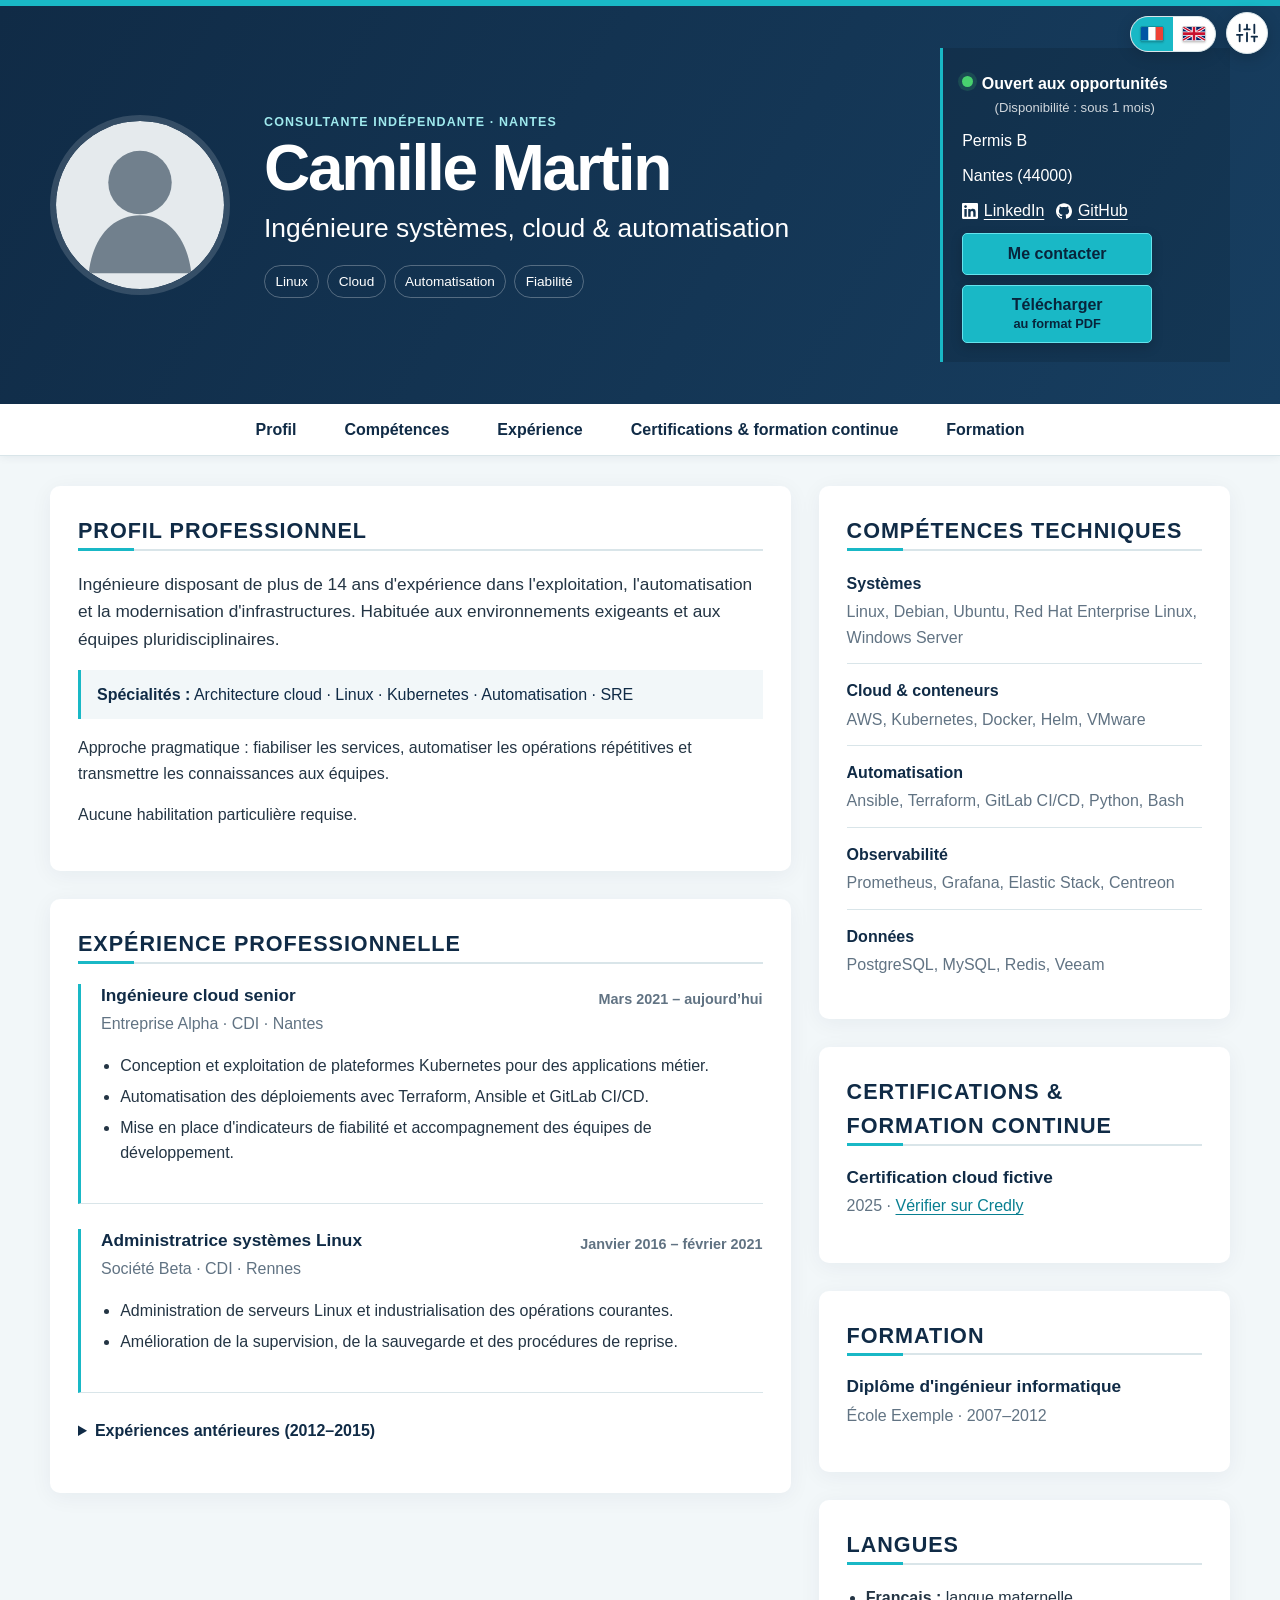
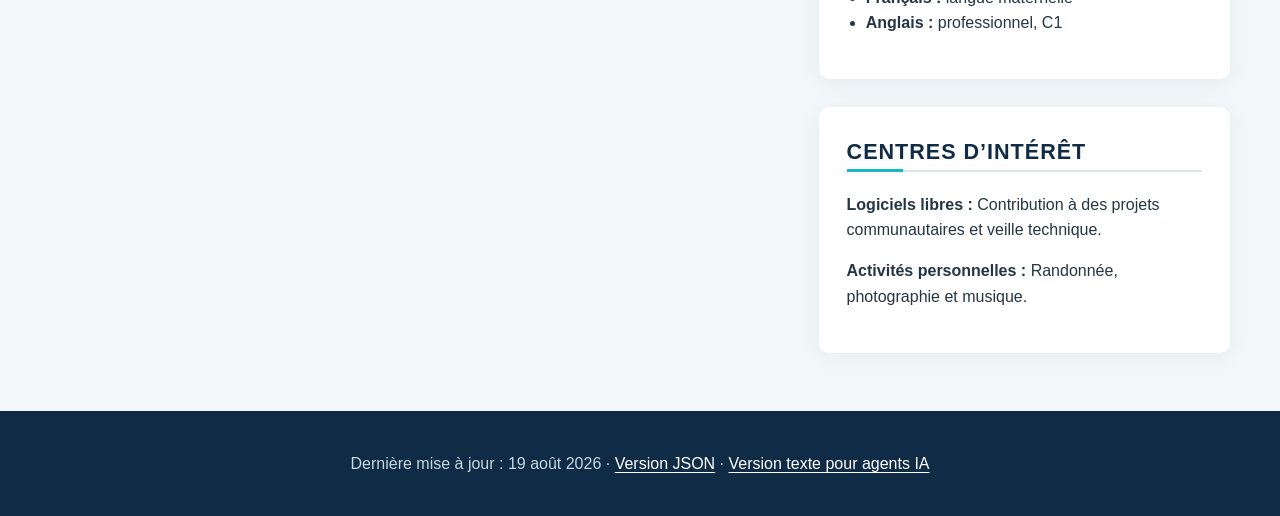
<file: index.html>
<!doctype html>
<html lang="fr" data-theme="blue">
<head>
  <!-- GENERATED:HEAD:START -->
  <meta charset="utf-8">
  <meta name="viewport" content="width=device-width, initial-scale=1">
  <title>Camille Martin — Ingénieure systèmes, cloud &amp; automatisation</title>
  <meta name="description" content="CV de Camille Martin, spécialiste des systèmes et du cloud avec plus de 14 ans d&#x27;expérience.">
  <meta name="robots" content="index,follow,max-image-preview:large">
  <script>
    try {
      const defaultColor = document.documentElement.dataset.theme;
      const savedColor = localStorage.getItem("cv-color");
      const color = /^(?:blue|green|red|purple|amber|grey)$/.test(savedColor) ? savedColor : defaultColor;
      const savedMode = localStorage.getItem("cv-mode");
      const dark = savedMode ? savedMode === "dark" : matchMedia("(prefers-color-scheme: dark)").matches;
      document.documentElement.dataset.theme = dark ? `dark_${color}` : color;
    } catch { /* Le thème par défaut reste actif si le stockage est indisponible. */ }
  </script>
  <link rel="canonical" href="https://cv.example.com/">
  <link rel="alternate" type="application/json" href="resume.json" title="JSON Resume">
  <link rel="alternate" hreflang="fr" href="https://cv.example.com/">
  <link rel="alternate" hreflang="en" href="https://cv.example.com/en/">
  <link rel="alternate" hreflang="x-default" href="https://cv.example.com/">
  <!--
    CSS critique intégré depuis styles-critical.css pendant la génération.
    Il met en forme immédiatement le premier écran sans attendre styles.css,
    qui est préchargé puis appliqué sans bloquer le rendu de la page.
  -->
  <style>
    :root,[data-theme="blue"] { --navy:#102b46; --navy-2:#173e60; --heading:#102b46; --cyan:#19b8c6; --accent-hover:#65e3ed; --link:#087f91; --button-ink:#08243b; --ink:#243544; --muted:#617383; --paper:#fff; --wash:#f2f7f9; --line:#d9e5e9; --radius:10px; }
    [data-theme="green"] { --navy:#123b32; --navy-2:#1c594a; --heading:#123b32; --cyan:#2db487; --accent-hover:#75d9b7; --link:#14785e; --button-ink:#092c24; --ink:#263b35; --muted:#5d756d; --wash:#f1f8f5; --line:#d5e7df; }
    [data-theme="red"] { --navy:#4b1822; --navy-2:#702735; --heading:#4b1822; --cyan:#dc5a6d; --accent-hover:#f08a9a; --link:#a52e44; --button-ink:#351017; --ink:#402b30; --muted:#7b6268; --wash:#faf3f5; --line:#ead7dc; }
    [data-theme="purple"] { --navy:#30234f; --navy-2:#4b3876; --heading:#30234f; --cyan:#9b7ade; --accent-hover:#c2acec; --link:#7254b3; --button-ink:#24183e; --ink:#393247; --muted:#70677f; --wash:#f6f3fa; --line:#e3daee; }
    [data-theme="amber"] { --navy:#49301c; --navy-2:#694829; --heading:#49301c; --cyan:#df963e; --accent-hover:#f2bd78; --link:#9a5e19; --button-ink:#35200e; --ink:#40362d; --muted:#75685c; --wash:#faf6f0; --line:#eadfce; }
    [data-theme="grey"] { --navy:#303840; --navy-2:#4b5660; --heading:#303840; --cyan:#71808d; --accent-hover:#aeb8c0; --link:#526776; --button-ink:#081018; --ink:#303840; --muted:#687681; --wash:#f3f5f6; --line:#dce1e4; }
    [data-theme="dark"],[data-theme="dark_blue"] { color-scheme:dark; --navy:#081522; --navy-2:#102d45; --heading:#a9e9f0; --cyan:#42c5d3; --accent-hover:#79dce5; --link:#72dbe5; --button-ink:#06131d; --ink:#edf4f8; --muted:#b6c7d2; --paper:#132330; --wash:#091721; --line:#385061; }
    [data-theme="dark_green"] { color-scheme:dark; --navy:#071b16; --navy-2:#123c30; --heading:#9ce8ca; --cyan:#42c695; --accent-hover:#7bdcb8; --link:#77dbb6; --button-ink:#061812; --ink:#edf7f3; --muted:#b4ccc3; --paper:#142820; --wash:#091a15; --line:#38594d; }
    [data-theme="dark_red"] { color-scheme:dark; --navy:#210b10; --navy-2:#4b1722; --heading:#ffc0ca; --cyan:#ef7084; --accent-hover:#f39aaa; --link:#ff9caf; --button-ink:#260a10; --ink:#faeef0; --muted:#d2b5bb; --paper:#2d171c; --wash:#1c0d11; --line:#653642; }
    [data-theme="dark_purple"] { color-scheme:dark; --navy:#160d27; --navy-2:#352457; --heading:#d4c0ff; --cyan:#a98ae8; --accent-hover:#c9b4f3; --link:#c3a9fa; --button-ink:#160c27; --ink:#f3effb; --muted:#c7bdd8; --paper:#241b35; --wash:#140e20; --line:#514467; }
    [data-theme="dark_amber"] { color-scheme:dark; --navy:#211508; --navy-2:#493019; --heading:#ffd29a; --cyan:#e8a04c; --accent-hover:#f4c07e; --link:#f5bd78; --button-ink:#251507; --ink:#f8f2e9; --muted:#d0c1ad; --paper:#2d2419; --wash:#1b140c; --line:#5e4b34; }
    [data-theme="dark_grey"] { color-scheme:dark; --navy:#111417; --navy-2:#2d343a; --heading:#e4e9ed; --cyan:#9ba9b4; --accent-hover:#c1cbd2; --link:#bdcbd5; --button-ink:#151a1e; --ink:#f0f2f4; --muted:#bdc5cb; --paper:#22282d; --wash:#14191d; --line:#49535b; }
    * { box-sizing:border-box; }
    html { scroll-behavior:smooth; }
    body { margin:0; color:var(--ink); background:var(--wash); font-family:Inter, "Segoe UI", Roboto, Helvetica, Arial, sans-serif; font-size:16px; line-height:1.58; }
    a { color:var(--link); text-underline-offset:3px; }
    a:hover { color:var(--heading); }
    .skip-link { position:absolute; left:-9999px; top:8px; z-index:10; padding:.7rem 1rem; color:#102b46; background:#fff; }
    .skip-link:focus { left:8px; }
    .visually-hidden { position:absolute; width:1px; height:1px; padding:0; margin:-1px; overflow:hidden; clip:rect(0,0,0,0); white-space:nowrap; border:0; }
    .theme-settings { position:fixed; top:12px; right:12px; z-index:8; }
    .language-switch { position:fixed; top:16px; right:64px; z-index:8; display:flex; overflow:hidden; color:var(--heading); background:var(--paper); border:1px solid var(--line); border-radius:999px; box-shadow:0 4px 16px rgba(0,0,0,.14); font-size:.72rem; font-weight:800; }
    .language-switch:empty { display:none; }
    .language-switch > a,.language-switch > span { display:grid; min-width:42px; min-height:34px; padding:.35rem .5rem; place-items:center; color:inherit; text-align:center; text-decoration:none; }
    .language-flag { display:block; width:24px; height:auto; border:1px solid rgba(0,0,0,.2); border-radius:2px; box-shadow:0 1px 2px rgba(0,0,0,.16); }
    .language-switch [aria-current="page"] { color:var(--button-ink); background:var(--cyan); }
    .language-switch a:hover,.language-switch a:focus-visible { color:var(--button-ink); background:var(--accent-hover); }
    .theme-toggle { display:grid; width:42px; height:42px; padding:0; place-items:center; color:var(--heading); background:var(--paper); border:1px solid var(--line); border-radius:50%; box-shadow:0 4px 16px rgba(0,0,0,.18); font:inherit; line-height:1; cursor:pointer; }
    .theme-toggle svg { width:22px; height:22px; fill:none; stroke:currentColor; stroke-width:2; stroke-linecap:round; stroke-linejoin:round; }
    .theme-toggle:hover,.theme-toggle:focus-visible { color:var(--button-ink); background:var(--cyan); border-color:var(--accent-hover); }
    .theme-panel { position:absolute; top:50px; right:0; width:210px; padding:.8rem; color:var(--ink); background:var(--paper); border:1px solid var(--line); border-radius:var(--radius); box-shadow:0 12px 36px rgba(0,0,0,.24); }
    .theme-panel[hidden] { display:none; }
    .theme-panel label { display:block; margin-bottom:.35rem; color:var(--heading); font-size:.78rem; font-weight:800; text-transform:uppercase; letter-spacing:.04em; }
    .theme-panel select { width:100%; min-height:40px; padding:.45rem .55rem; color:var(--ink); background:var(--wash); border:1px solid var(--line); border-radius:5px; font:inherit; }
    .theme-mode { display:flex; width:100%; min-height:40px; margin-top:.65rem; padding:.35rem 0 0; gap:.55rem; align-items:center; color:var(--ink); background:transparent; border:0; border-top:1px solid var(--line); font:inherit; font-size:.88rem; cursor:pointer; }
    .theme-mode-track { position:relative; width:34px; height:20px; flex:0 0 auto; background:var(--line); border-radius:999px; transition:background .15s ease; }
    .theme-mode-track span { position:absolute; top:3px; left:3px; width:14px; height:14px; background:var(--paper); border-radius:50%; box-shadow:0 1px 3px rgba(0,0,0,.3); transition:transform .15s ease; }
    .theme-mode[aria-checked="true"] .theme-mode-track { background:var(--cyan); }
    .theme-mode[aria-checked="true"] .theme-mode-track span { transform:translateX(14px); }
    .theme-mode:focus-visible { outline:2px solid var(--cyan); outline-offset:3px; }
    .hero { color:#fff; background:linear-gradient(120deg,var(--navy),var(--navy-2)); border-top:6px solid var(--cyan); }
    .hero-inner { width:min(1180px,calc(100% - 40px)); margin:auto; display:grid; grid-template-columns:180px 1fr 290px; gap:34px; align-items:center; padding:42px 0; }
    .portrait-wrap { display:block; width:180px; height:180px; }
    .portrait { display:block; width:100%; height:100%; object-fit:cover; border-radius:50%; border:6px solid rgba(255,255,255,.15); }
    .eyebrow { margin:0; color:#9fe9ed; font-weight:700; text-transform:uppercase; letter-spacing:.09em; font-size:.78rem; }
    h1 { margin:.15rem 0; font-size:clamp(2.2rem,5vw,4rem); line-height:1.05; letter-spacing:-.035em; }
    .role { margin:.35rem 0 1rem; font-size:clamp(1.2rem,2.2vw,1.65rem); font-weight:300; }
    .pill-list { display:flex; flex-wrap:wrap; gap:8px; padding:0; margin:0; list-style:none; }
    .pill-list li { padding:.28rem .65rem; border:1px solid rgba(255,255,255,.28); border-radius:999px; font-size:.85rem; }
    .contact-card { padding:1.2rem; border-left:3px solid var(--cyan); background:rgba(0,0,0,.12); }
    .contact-card p { margin:.25rem 0 .6rem; }
    .profile-links a { color:#fff; }
    .profile-links { display:flex; flex-wrap:wrap; gap:.75rem; }
    .profile-links a { display:inline-flex; gap:.35rem; align-items:center; }
    .profile-links img { width:1rem; height:1rem; filter:brightness(0) invert(1); }
    .availability { display:flex; gap:.55rem; align-items:flex-start; }
    .availability-copy { display:grid; gap:.1rem; text-align:center; }
    .availability-period { color:inherit; font-size:.82em; font-weight:500; opacity:.8; }
    .availability-dot { width:.68rem; height:.68rem; flex:0 0 auto; margin-top:.3rem; border-radius:50%; background:#48d16f; box-shadow:0 0 0 4px rgba(72,209,111,.16); }
    .availability.unavailable .availability-dot { background:#999; box-shadow:0 0 0 4px rgba(153,153,153,.16); }
    .contact-opener,.print-button { display:inline-block; width:190px; max-width:100%; padding:.6rem 1rem; border:1px solid var(--accent-hover); border-radius:5px; color:var(--button-ink); background:var(--cyan); box-shadow:0 4px 12px rgba(0,0,0,.18); font:inherit; font-weight:800; line-height:1.3; text-align:center; text-decoration:none; cursor:pointer; transition:transform .15s ease,background .15s ease; }
    .contact-opener:hover,.contact-opener:focus-visible,.print-button:hover,.print-button:focus-visible { color:var(--button-ink); background:var(--accent-hover); transform:translateY(-1px); }
    .print-button span { display:block; }
    .print-button span + span { color:inherit; font-size:.8rem; font-weight:600; }
    .print-contact { display:none; }
    .main-nav { position:sticky; top:0; z-index:5; display:flex; justify-content:center; gap:clamp(1rem,4vw,3rem); padding:.8rem 1rem; background:var(--paper); border-bottom:1px solid var(--line); box-shadow:0 2px 8px rgba(16,43,70,.06); }
    .main-nav a { color:var(--heading); font-weight:700; text-decoration:none; }
    .layout { width:min(1180px,calc(100% - 40px)); margin:30px auto; display:grid; grid-template-columns:minmax(0,1.8fr) minmax(300px,1fr); gap:28px; align-items:start; }
    section { margin-bottom:28px; padding:28px; background:var(--paper); border-radius:var(--radius); box-shadow:0 4px 22px rgba(16,43,70,.055); }
    h2 { margin:0 0 1.25rem; padding-bottom:.5rem; color:var(--heading); border-bottom:2px solid var(--line); font-size:1.35rem; text-transform:uppercase; letter-spacing:.045em; }
    h2::after { content:""; display:block; width:56px; height:3px; margin-bottom:-.65rem; background:var(--cyan); }
    h3 { margin:0; color:var(--heading); font-size:1.08rem; line-height:1.35; }
    .lead { font-size:1.08rem; }
    .specialties { padding:.75rem 1rem; color:var(--heading); background:var(--wash); border-left:3px solid var(--cyan); }
    @media (max-width:850px) {
      .theme-settings,.language-switch { position:absolute; }
      .hero-inner { grid-template-columns:120px 1fr; }
      .portrait-wrap { width:120px; height:120px; }
      .contact-card { grid-column:1/-1; }
      .layout { grid-template-columns:1fr; }
      .main-nav { justify-content:flex-start; overflow-x:auto; scrollbar-width:thin; }
      .main-nav a { flex:0 0 auto; }
    }
    @media (max-width:560px) {
      .hero-inner { width:min(100% - 28px,1180px); grid-template-columns:1fr; gap:18px; }
      .portrait-wrap { width:110px; height:110px; }
      .layout { width:min(100% - 20px,1180px); margin-top:10px; }
      section { padding:20px; }
      .pill-list { gap:6px; }
    }
    @media (pointer:coarse) {
      .main-nav a,.contact-opener,.print-button,.theme-toggle,.theme-mode { min-height:44px; }
    }
  </style>
  <link rel="preload" href="styles.css" as="style">
  <link rel="stylesheet" href="styles.css" media="print" data-deferred-styles>
  <script>
    const deferredStyles = document.querySelector("[data-deferred-styles]");
    deferredStyles.addEventListener("load", () => { deferredStyles.media = "all"; });
  </script>
  <noscript><link rel="stylesheet" href="styles.css"></noscript>
  <script src="profile.js" defer></script>
  <script src="contact.js" defer></script>
  <script src="theme.js" defer></script>
  <script>
    window.dataLayer = window.dataLayer || [];
    function gtag() { dataLayer.push(arguments); }
    function loadAnalytics() {
      const script = document.createElement("script");
      script.src = "https://www.googletagmanager.com/gtag/js?id=G-XXXXXXXXXX";
      script.async = true;
      document.head.append(script);
      gtag("js", new Date());
      gtag("config", "G-XXXXXXXXXX");
    }
    if (location.protocol === "http:" || location.protocol === "https:") {
      addEventListener("load", () => {
        if ("requestIdleCallback" in window) requestIdleCallback(loadAnalytics, { timeout: 2000 });
        else setTimeout(loadAnalytics, 1000);
      }, { once: true });
    }
  </script>
  <meta property="og:type" content="profile">
  <meta property="og:title" content="Camille Martin — Ingénieure systèmes, cloud &amp; automatisation">
  <meta property="og:description" content="CV de Camille Martin, spécialiste des systèmes et du cloud avec plus de 14 ans d&#x27;expérience.">
  <meta property="og:url" content="https://cv.example.com/">
  <meta property="og:image" content="https://cv.example.com/assets/portrait-placeholder.svg">
  <script type="application/ld+json">
{
  "@context": "https://schema.org",
  "@type": "ProfilePage",
  "@id": "https://cv.example.com/#profile",
  "url": "https://cv.example.com/",
  "name": "Camille Martin — Ingénieure systèmes, cloud & automatisation",
  "dateModified": "2026-08-19T00:00:00+00:00",
  "inLanguage": "fr",
  "mainEntity": {
    "@type": "Person",
    "@id": "https://cv.example.com/#person",
    "name": "Camille Martin",
    "givenName": "Camille",
    "familyName": "Martin",
    "url": "https://cv.example.com/",
    "jobTitle": "Ingénieure systèmes et cloud",
    "hasOccupation": {
      "@type": "Occupation",
      "name": "Ingénieure systèmes, cloud & automatisation"
    },
    "email": "mailto:camille.martin@example.com",
    "address": {
      "@type": "PostalAddress",
      "addressLocality": "Nantes",
      "addressRegion": "Pays de la Loire",
      "postalCode": "44000",
      "addressCountry": "FR"
    },
    "sameAs": [
      "https://www.linkedin.com/in/camille-martin-example",
      "https://github.com/camille-martin-example"
    ],
    "knowsLanguage": [
      {
        "@type": "Language",
        "name": "Français"
      },
      {
        "@type": "Language",
        "name": "Anglais"
      }
    ],
    "knowsAbout": [
      "Architecture cloud",
      "Linux",
      "Kubernetes",
      "Automatisation",
      "SRE",
      "Systèmes",
      "Cloud & conteneurs",
      "Automatisation",
      "Observabilité",
      "Données"
    ]
  }
}
  </script>
  <!-- GENERATED:HEAD:END -->
</head>
<body>
  <a class="skip-link" href="#contenu">Aller au contenu</a>

  <nav class="language-switch" aria-label="Language">
    <span data-language="fr" aria-current="page"><svg class="language-flag" viewBox="0 0 60 36" aria-hidden="true" focusable="false"><rect width="20" height="36" fill="#0055a4"/><rect x="20" width="20" height="36" fill="#fff"/><rect x="40" width="20" height="36" fill="#ef4135"/></svg><span class="visually-hidden">Français</span></span><a data-language="en" href="en/" lang="en" hreflang="en"><svg class="language-flag" viewBox="0 0 60 36" aria-hidden="true" focusable="false"><rect width="60" height="36" fill="#012169"/><path d="M0 0 60 36M60 0 0 36" stroke="#fff" stroke-width="8"/><path d="M0 0 60 36M60 0 0 36" stroke="#c8102e" stroke-width="4"/><path d="M30 0v36M0 18h60" stroke="#fff" stroke-width="12"/><path d="M30 0v36M0 18h60" stroke="#c8102e" stroke-width="7"/></svg><span class="visually-hidden">English</span></a>
  </nav>

  <div class="theme-settings">
    <button class="theme-toggle" type="button" aria-expanded="false" aria-controls="theme-panel" data-theme-toggle>
      <svg viewBox="0 0 24 24" aria-hidden="true" focusable="false">
        <path d="M4 21v-7M4 10V3M12 21v-9M12 8V3M20 21v-5M20 12V3M1 14h6M9 8h6M17 16h6"/>
      </svg>
      <span class="visually-hidden">Paramètres d’affichage</span>
    </button>
    <div class="theme-panel" id="theme-panel" hidden>
      <label for="theme-select">Thème</label>
      <select id="theme-select" data-theme-select>
        <option value="blue">Bleu</option>
        <option value="green">Vert</option>
        <option value="red">Rouge</option>
        <option value="purple">Violet</option>
        <option value="amber">Ambre</option>
        <option value="grey">Gris</option>
      </select>
      <button class="theme-mode" type="button" role="switch" aria-checked="false" data-theme-mode>
        <span class="theme-mode-track" aria-hidden="true"><span></span></span>
        <span>Mode sombre</span>
      </button>
    </div>
  </div>

  <!-- GENERATED:HEADER:START -->
  <header class="hero">
    <div class="hero-inner">
      <div class="portrait-wrap">
        <img class="portrait" src="assets/portrait-placeholder.svg" alt="Portrait de Camille Martin" width="180" height="180" fetchpriority="high">
      </div>
      <div>
        <p class="eyebrow">Consultante indépendante · Nantes</p>
        <h1>Camille Martin</h1>
        <p class="role">Ingénieure systèmes, cloud &amp; automatisation</p>
        <ul class="pill-list" aria-label="Expertises principales">
          <li>Linux</li>
          <li>Cloud</li>
          <li>Automatisation</li>
          <li>Fiabilité</li>
        </ul>
      </div>
      <div class="contact-card" aria-label="Coordonnées et profils">
        <p class="availability open"><span class="availability-dot" aria-hidden="true"></span><span class="availability-copy"><strong>Ouvert aux opportunités</strong><span class="availability-period">(Disponibilité : sous 1 mois)</span></span></p>
        <p>Permis B</p>
        <p>Nantes (44000)</p>
        <p class="profile-links">
          <a href="https://www.linkedin.com/in/camille-martin-example"><img src="assets/brands/linkedin.svg" alt="" aria-hidden="true" width="16" height="16">LinkedIn</a>
          <a href="https://github.com/camille-martin-example"><img src="assets/brands/github.svg" alt="" aria-hidden="true" width="16" height="16">GitHub</a>
        </p>
        <p><button class="contact-opener" type="button" data-open-contact>Me contacter</button></p>
        <a class="print-button" href="camille-martin-cv.pdf" download>
          <span>Télécharger</span>
          <span>au format PDF</span>
        </a>
        <div class="print-contact without-qr" aria-label="Coordonnées pour la version imprimée">
          <div class="print-contact-details">
            <p class="print-contact-title"><strong>Coordonnées</strong></p>
            <div class="print-contact-personal">
              <p>Nantes (44000), France</p>
              <p>Permis B</p>
            </div>
            <dl class="print-contact-links">
              <div><dt>E-mail</dt><dd><a href="mailto:camille.martin@example.com">camille.martin@example.com</a></dd></div>
              <div><dt>CV en ligne</dt><dd><a href="https://cv.example.com/">cv.example.com</a></dd></div>
              <div class="print-availability-start"><dt>Statut</dt><dd>Ouvert aux opportunités</dd></div>
              <div><dt>Disponibilité</dt><dd>sous 1 mois</dd></div>

            </dl>
          </div>
        </div>
      </div>
    </div>
  </header>
  <!-- GENERATED:HEADER:END -->

  <nav class="main-nav" aria-label="Navigation du CV">
    <a href="#profil">Profil</a>
    <a href="#competences">Compétences</a>
    <a href="#experience">Expérience</a>
    <a href="#certifications">Certifications &amp; formation continue</a>
    <a href="#formation">Formation</a>
  </nav>

  <!-- GENERATED:MAIN:START -->
  <main id="contenu" class="layout">
    <div>
      <section id="profil" aria-labelledby="titre-profil">
        <h2 id="titre-profil">Profil professionnel</h2>
        <p class="lead">Ingénieure disposant de plus de 14 ans d&#x27;expérience dans l&#x27;exploitation, l&#x27;automatisation et la modernisation d&#x27;infrastructures. Habituée aux environnements exigeants et aux équipes pluridisciplinaires.</p>
        <p class="specialties"><strong>Spécialités :</strong> Architecture cloud · Linux · Kubernetes · Automatisation · SRE</p>
        <p>Approche pragmatique : fiabiliser les services, automatiser les opérations répétitives et transmettre les connaissances aux équipes.</p>
        <p>Aucune habilitation particulière requise.</p>
      </section>
      <section id="experience" aria-labelledby="titre-experience">
        <h2 id="titre-experience">Expérience professionnelle</h2>
        <article class="job">
          <header>
            <div>
              <h3>Ingénieure cloud senior</h3>
              <p class="company">Entreprise Alpha · CDI · Nantes</p>
            </div>
            <p class="date"><time datetime="2021-03">Mars 2021</time> – aujourd’hui</p>
          </header>
          <ul>
            <li>Conception et exploitation de plateformes Kubernetes pour des applications métier.</li>
            <li>Automatisation des déploiements avec Terraform, Ansible et GitLab CI/CD.</li>
            <li>Mise en place d&#x27;indicateurs de fiabilité et accompagnement des équipes de développement.</li>
          </ul>
        </article>
        <article class="job">
          <header>
            <div>
              <h3>Administratrice systèmes Linux</h3>
              <p class="company">Société Beta · CDI · Rennes</p>
            </div>
            <p class="date"><time datetime="2016-01">Janvier 2016</time> – <time datetime="2021-02">février 2021</time></p>
          </header>
          <ul>
            <li>Administration de serveurs Linux et industrialisation des opérations courantes.</li>
            <li>Amélioration de la supervision, de la sauvegarde et des procédures de reprise.</li>
          </ul>
        </article>
        <details class="earlier">
          <summary>Expériences antérieures (2012–2015)</summary>
          <article class="job compact">
            <header>
              <div>
                <h3>Technicienne systèmes et réseaux</h3>
                <p class="company">Groupe Gamma · CDI · Angers</p>
              </div>
              <p class="date"><time datetime="2012">2012</time> – <time datetime="2015">2015</time></p>
            </header>
            <p>Support, administration Windows et Linux, réseau et gestion du parc informatique.</p>
          </article>
        </details>
      </section>
    </div>
    <aside class="side-column" aria-label="Compétences et qualifications">
      <section id="competences" aria-labelledby="titre-competences">
        <h2 id="titre-competences">Compétences techniques</h2>
        <dl class="skills">
          <div>
            <dt>Systèmes</dt>
            <dd>Linux, Debian, Ubuntu, Red Hat Enterprise Linux, Windows Server</dd>
          </div>
          <div>
            <dt>Cloud &amp; conteneurs</dt>
            <dd>AWS, Kubernetes, Docker, Helm, VMware</dd>
          </div>
          <div>
            <dt>Automatisation</dt>
            <dd>Ansible, Terraform, GitLab CI/CD, Python, Bash</dd>
          </div>
          <div>
            <dt>Observabilité</dt>
            <dd>Prometheus, Grafana, Elastic Stack, Centreon</dd>
          </div>
          <div>
            <dt>Données</dt>
            <dd>PostgreSQL, MySQL, Redis, Veeam</dd>
          </div>
        </dl>
      </section>
      <section id="certifications" aria-labelledby="titre-certifications">
        <h2 id="titre-certifications">Certifications &amp; formation continue</h2>
        <article class="credential">
          <h3>Certification cloud fictive</h3>
          <p><time datetime="2025">2025</time> · <a href="https://example.com/certification">Vérifier sur Credly</a></p>
        </article>
      </section>
      <section id="formation" aria-labelledby="titre-formation">
        <h2 id="titre-formation">Formation</h2>
        <h3>Diplôme d&#x27;ingénieur informatique</h3>
        <p>École Exemple · <time datetime="2007">2007</time>–<time datetime="2012">2012</time></p>
      </section>
      <section aria-labelledby="titre-langues">
        <h2 id="titre-langues">Langues</h2>
        <ul class="plain">
          <li><strong>Français :</strong> langue maternelle</li>
          <li><strong>Anglais :</strong> professionnel, C1</li>
        </ul>
      </section>
      <section aria-labelledby="titre-interets">
        <h2 id="titre-interets">Centres d’intérêt</h2>
        <p><strong>Logiciels libres :</strong> Contribution à des projets communautaires et veille technique.</p>
        <p><strong>Activités personnelles :</strong> Randonnée, photographie et musique.</p>
      </section>
    </aside>
  </main>
  <!-- GENERATED:MAIN:END -->

  <!-- GENERATED:DIALOG:START -->
  <dialog class="contact-dialog" id="contact-dialog" aria-labelledby="contact-dialog-title">
    <div class="dialog-header">
      <h2 id="contact-dialog-title">Mes coordonnées</h2>
      <button class="dialog-close" type="button" data-close-contact aria-label="Fermer la fenêtre de contact">×</button>
    </div>
    <div class="dialog-body">
      <a class="contact-item" href="mailto:camille.martin@example.com"><span aria-hidden="true">@</span><span><strong>E-mail</strong>camille.martin@example.com</span></a>
      <a class="contact-item" href="https://example.com/rendez-vous" target="_blank" rel="noopener noreferrer"><span aria-hidden="true">▣</span><span><strong>Prise de rendez-vous</strong>Choisir un créneau de rendez-vous</span></a>
    </div>
  </dialog>
  <!-- GENERATED:DIALOG:END -->

  <!-- GENERATED:FOOTER:START -->
  <footer>
    <p>Dernière mise à jour : 19 août 2026 · <a href="resume.json">Version JSON</a> · <a href="llms.txt">Version texte pour agents IA</a></p>
  </footer>
  <!-- GENERATED:FOOTER:END -->
</body>
</html>
</file>
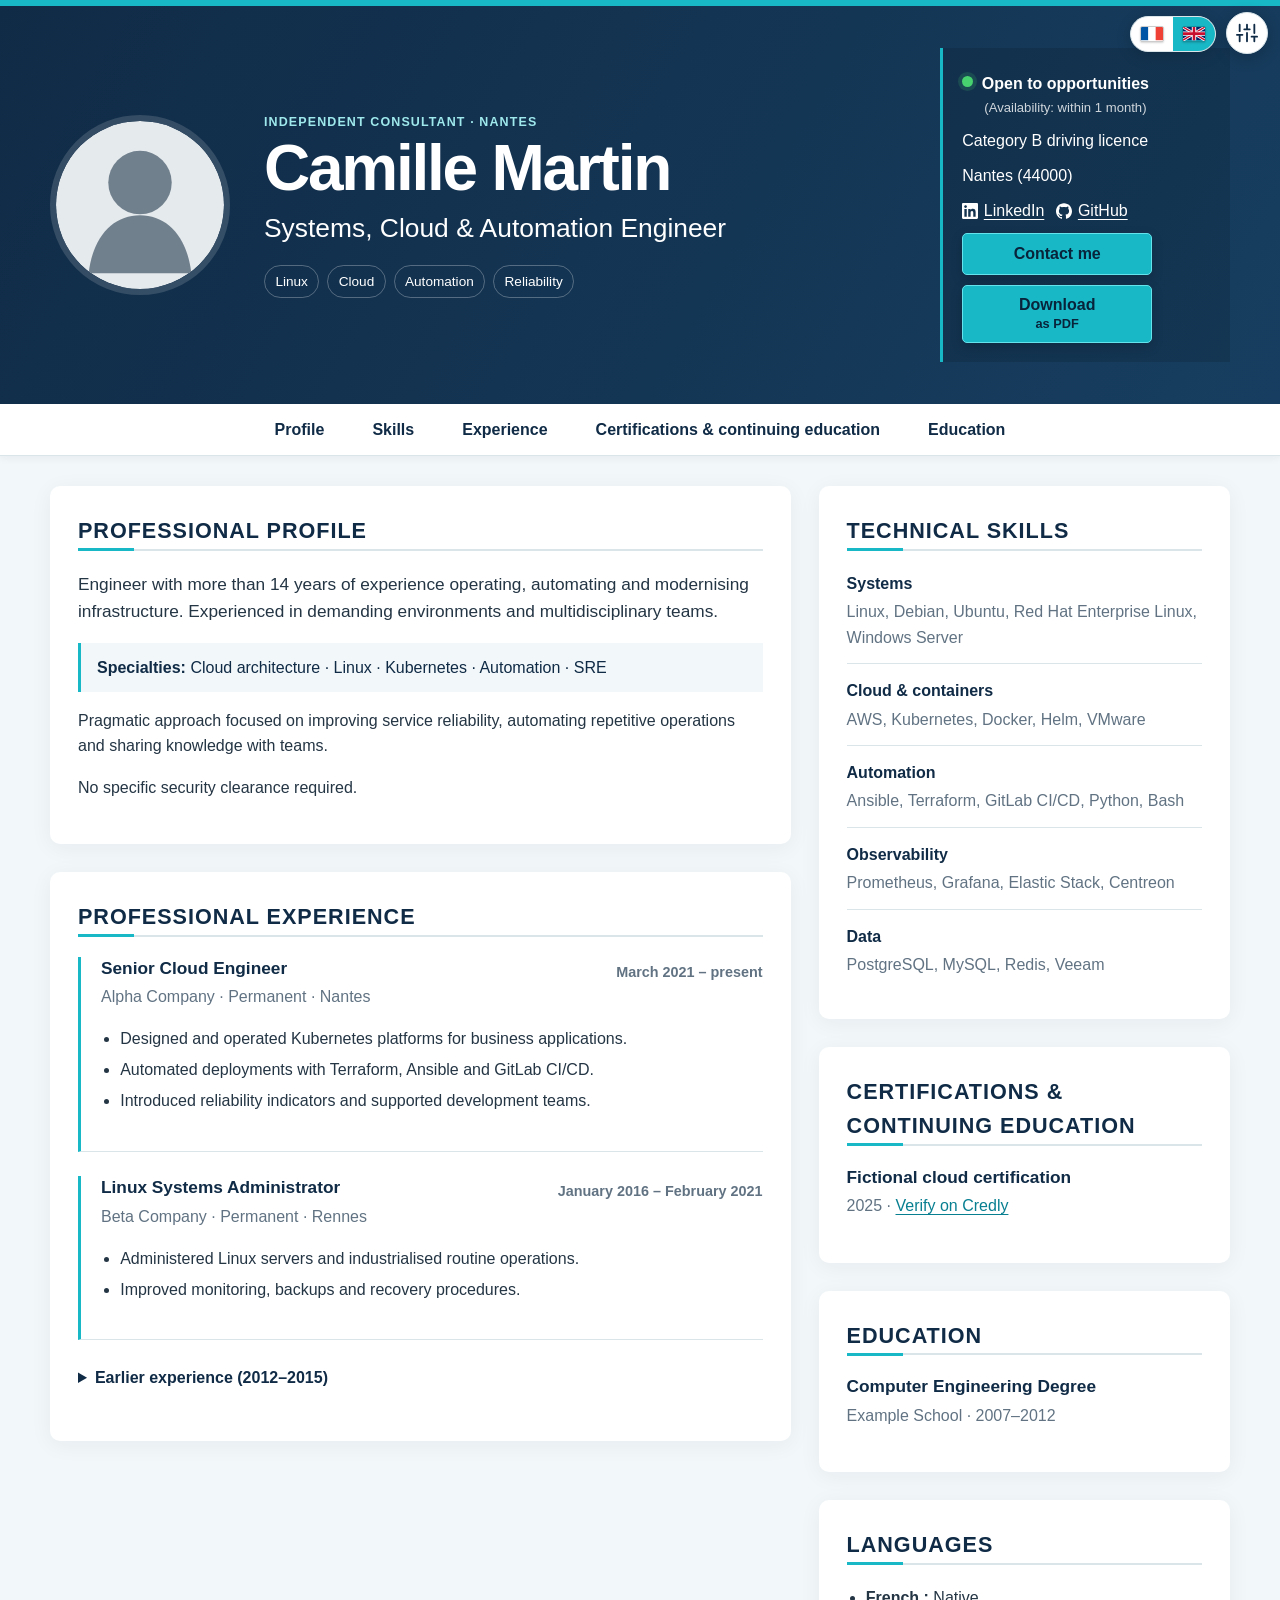
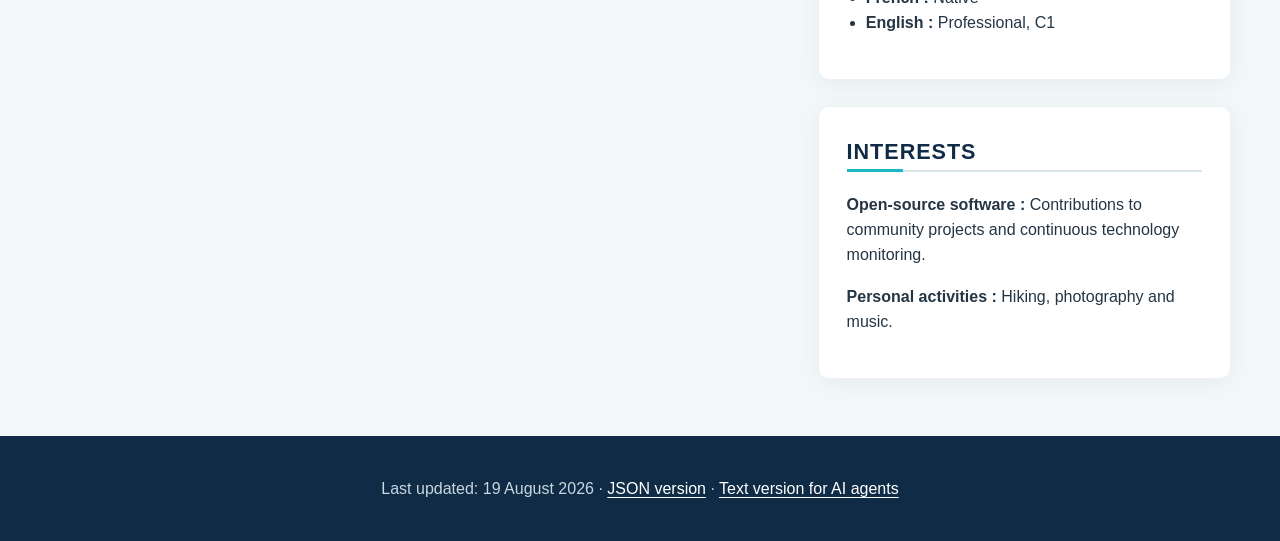
<file: en/index.html>
<!doctype html>
<html lang="en" data-theme="blue">
<head>
  <!-- GENERATED:HEAD:START -->
  <meta charset="utf-8">
  <meta name="viewport" content="width=device-width, initial-scale=1">
  <title>Camille Martin — Systems, Cloud &amp; Automation Engineer</title>
  <meta name="description" content="Resume of Camille Martin, a systems and cloud specialist with more than 14 years of experience.">
  <meta name="robots" content="index,follow,max-image-preview:large">
  <script>
    try {
      const defaultColor = document.documentElement.dataset.theme;
      const savedColor = localStorage.getItem("cv-color");
      const color = /^(?:blue|green|red|purple|amber|grey)$/.test(savedColor) ? savedColor : defaultColor;
      const savedMode = localStorage.getItem("cv-mode");
      const dark = savedMode ? savedMode === "dark" : matchMedia("(prefers-color-scheme: dark)").matches;
      document.documentElement.dataset.theme = dark ? `dark_${color}` : color;
    } catch { /* Le thème par défaut reste actif si le stockage est indisponible. */ }
  </script>
  <link rel="canonical" href="https://cv.example.com/en/">
  <link rel="alternate" type="application/json" href="resume.json" title="JSON Resume">
  <link rel="alternate" hreflang="fr" href="https://cv.example.com/">
  <link rel="alternate" hreflang="en" href="https://cv.example.com/en/">
  <link rel="alternate" hreflang="x-default" href="https://cv.example.com/">
  <!--
    CSS critique intégré depuis styles-critical.css pendant la génération.
    Il met en forme immédiatement le premier écran sans attendre styles.css,
    qui est préchargé puis appliqué sans bloquer le rendu de la page.
  -->
  <style>
    :root,[data-theme="blue"] { --navy:#102b46; --navy-2:#173e60; --heading:#102b46; --cyan:#19b8c6; --accent-hover:#65e3ed; --link:#087f91; --button-ink:#08243b; --ink:#243544; --muted:#617383; --paper:#fff; --wash:#f2f7f9; --line:#d9e5e9; --radius:10px; }
    [data-theme="green"] { --navy:#123b32; --navy-2:#1c594a; --heading:#123b32; --cyan:#2db487; --accent-hover:#75d9b7; --link:#14785e; --button-ink:#092c24; --ink:#263b35; --muted:#5d756d; --wash:#f1f8f5; --line:#d5e7df; }
    [data-theme="red"] { --navy:#4b1822; --navy-2:#702735; --heading:#4b1822; --cyan:#dc5a6d; --accent-hover:#f08a9a; --link:#a52e44; --button-ink:#351017; --ink:#402b30; --muted:#7b6268; --wash:#faf3f5; --line:#ead7dc; }
    [data-theme="purple"] { --navy:#30234f; --navy-2:#4b3876; --heading:#30234f; --cyan:#9b7ade; --accent-hover:#c2acec; --link:#7254b3; --button-ink:#24183e; --ink:#393247; --muted:#70677f; --wash:#f6f3fa; --line:#e3daee; }
    [data-theme="amber"] { --navy:#49301c; --navy-2:#694829; --heading:#49301c; --cyan:#df963e; --accent-hover:#f2bd78; --link:#9a5e19; --button-ink:#35200e; --ink:#40362d; --muted:#75685c; --wash:#faf6f0; --line:#eadfce; }
    [data-theme="grey"] { --navy:#303840; --navy-2:#4b5660; --heading:#303840; --cyan:#71808d; --accent-hover:#aeb8c0; --link:#526776; --button-ink:#081018; --ink:#303840; --muted:#687681; --wash:#f3f5f6; --line:#dce1e4; }
    [data-theme="dark"],[data-theme="dark_blue"] { color-scheme:dark; --navy:#081522; --navy-2:#102d45; --heading:#a9e9f0; --cyan:#42c5d3; --accent-hover:#79dce5; --link:#72dbe5; --button-ink:#06131d; --ink:#edf4f8; --muted:#b6c7d2; --paper:#132330; --wash:#091721; --line:#385061; }
    [data-theme="dark_green"] { color-scheme:dark; --navy:#071b16; --navy-2:#123c30; --heading:#9ce8ca; --cyan:#42c695; --accent-hover:#7bdcb8; --link:#77dbb6; --button-ink:#061812; --ink:#edf7f3; --muted:#b4ccc3; --paper:#142820; --wash:#091a15; --line:#38594d; }
    [data-theme="dark_red"] { color-scheme:dark; --navy:#210b10; --navy-2:#4b1722; --heading:#ffc0ca; --cyan:#ef7084; --accent-hover:#f39aaa; --link:#ff9caf; --button-ink:#260a10; --ink:#faeef0; --muted:#d2b5bb; --paper:#2d171c; --wash:#1c0d11; --line:#653642; }
    [data-theme="dark_purple"] { color-scheme:dark; --navy:#160d27; --navy-2:#352457; --heading:#d4c0ff; --cyan:#a98ae8; --accent-hover:#c9b4f3; --link:#c3a9fa; --button-ink:#160c27; --ink:#f3effb; --muted:#c7bdd8; --paper:#241b35; --wash:#140e20; --line:#514467; }
    [data-theme="dark_amber"] { color-scheme:dark; --navy:#211508; --navy-2:#493019; --heading:#ffd29a; --cyan:#e8a04c; --accent-hover:#f4c07e; --link:#f5bd78; --button-ink:#251507; --ink:#f8f2e9; --muted:#d0c1ad; --paper:#2d2419; --wash:#1b140c; --line:#5e4b34; }
    [data-theme="dark_grey"] { color-scheme:dark; --navy:#111417; --navy-2:#2d343a; --heading:#e4e9ed; --cyan:#9ba9b4; --accent-hover:#c1cbd2; --link:#bdcbd5; --button-ink:#151a1e; --ink:#f0f2f4; --muted:#bdc5cb; --paper:#22282d; --wash:#14191d; --line:#49535b; }
    * { box-sizing:border-box; }
    html { scroll-behavior:smooth; }
    body { margin:0; color:var(--ink); background:var(--wash); font-family:Inter, "Segoe UI", Roboto, Helvetica, Arial, sans-serif; font-size:16px; line-height:1.58; }
    a { color:var(--link); text-underline-offset:3px; }
    a:hover { color:var(--heading); }
    .skip-link { position:absolute; left:-9999px; top:8px; z-index:10; padding:.7rem 1rem; color:#102b46; background:#fff; }
    .skip-link:focus { left:8px; }
    .visually-hidden { position:absolute; width:1px; height:1px; padding:0; margin:-1px; overflow:hidden; clip:rect(0,0,0,0); white-space:nowrap; border:0; }
    .theme-settings { position:fixed; top:12px; right:12px; z-index:8; }
    .language-switch { position:fixed; top:16px; right:64px; z-index:8; display:flex; overflow:hidden; color:var(--heading); background:var(--paper); border:1px solid var(--line); border-radius:999px; box-shadow:0 4px 16px rgba(0,0,0,.14); font-size:.72rem; font-weight:800; }
    .language-switch:empty { display:none; }
    .language-switch > a,.language-switch > span { display:grid; min-width:42px; min-height:34px; padding:.35rem .5rem; place-items:center; color:inherit; text-align:center; text-decoration:none; }
    .language-flag { display:block; width:24px; height:auto; border:1px solid rgba(0,0,0,.2); border-radius:2px; box-shadow:0 1px 2px rgba(0,0,0,.16); }
    .language-switch [aria-current="page"] { color:var(--button-ink); background:var(--cyan); }
    .language-switch a:hover,.language-switch a:focus-visible { color:var(--button-ink); background:var(--accent-hover); }
    .theme-toggle { display:grid; width:42px; height:42px; padding:0; place-items:center; color:var(--heading); background:var(--paper); border:1px solid var(--line); border-radius:50%; box-shadow:0 4px 16px rgba(0,0,0,.18); font:inherit; line-height:1; cursor:pointer; }
    .theme-toggle svg { width:22px; height:22px; fill:none; stroke:currentColor; stroke-width:2; stroke-linecap:round; stroke-linejoin:round; }
    .theme-toggle:hover,.theme-toggle:focus-visible { color:var(--button-ink); background:var(--cyan); border-color:var(--accent-hover); }
    .theme-panel { position:absolute; top:50px; right:0; width:210px; padding:.8rem; color:var(--ink); background:var(--paper); border:1px solid var(--line); border-radius:var(--radius); box-shadow:0 12px 36px rgba(0,0,0,.24); }
    .theme-panel[hidden] { display:none; }
    .theme-panel label { display:block; margin-bottom:.35rem; color:var(--heading); font-size:.78rem; font-weight:800; text-transform:uppercase; letter-spacing:.04em; }
    .theme-panel select { width:100%; min-height:40px; padding:.45rem .55rem; color:var(--ink); background:var(--wash); border:1px solid var(--line); border-radius:5px; font:inherit; }
    .theme-mode { display:flex; width:100%; min-height:40px; margin-top:.65rem; padding:.35rem 0 0; gap:.55rem; align-items:center; color:var(--ink); background:transparent; border:0; border-top:1px solid var(--line); font:inherit; font-size:.88rem; cursor:pointer; }
    .theme-mode-track { position:relative; width:34px; height:20px; flex:0 0 auto; background:var(--line); border-radius:999px; transition:background .15s ease; }
    .theme-mode-track span { position:absolute; top:3px; left:3px; width:14px; height:14px; background:var(--paper); border-radius:50%; box-shadow:0 1px 3px rgba(0,0,0,.3); transition:transform .15s ease; }
    .theme-mode[aria-checked="true"] .theme-mode-track { background:var(--cyan); }
    .theme-mode[aria-checked="true"] .theme-mode-track span { transform:translateX(14px); }
    .theme-mode:focus-visible { outline:2px solid var(--cyan); outline-offset:3px; }
    .hero { color:#fff; background:linear-gradient(120deg,var(--navy),var(--navy-2)); border-top:6px solid var(--cyan); }
    .hero-inner { width:min(1180px,calc(100% - 40px)); margin:auto; display:grid; grid-template-columns:180px 1fr 290px; gap:34px; align-items:center; padding:42px 0; }
    .portrait-wrap { display:block; width:180px; height:180px; }
    .portrait { display:block; width:100%; height:100%; object-fit:cover; border-radius:50%; border:6px solid rgba(255,255,255,.15); }
    .eyebrow { margin:0; color:#9fe9ed; font-weight:700; text-transform:uppercase; letter-spacing:.09em; font-size:.78rem; }
    h1 { margin:.15rem 0; font-size:clamp(2.2rem,5vw,4rem); line-height:1.05; letter-spacing:-.035em; }
    .role { margin:.35rem 0 1rem; font-size:clamp(1.2rem,2.2vw,1.65rem); font-weight:300; }
    .pill-list { display:flex; flex-wrap:wrap; gap:8px; padding:0; margin:0; list-style:none; }
    .pill-list li { padding:.28rem .65rem; border:1px solid rgba(255,255,255,.28); border-radius:999px; font-size:.85rem; }
    .contact-card { padding:1.2rem; border-left:3px solid var(--cyan); background:rgba(0,0,0,.12); }
    .contact-card p { margin:.25rem 0 .6rem; }
    .profile-links a { color:#fff; }
    .profile-links { display:flex; flex-wrap:wrap; gap:.75rem; }
    .profile-links a { display:inline-flex; gap:.35rem; align-items:center; }
    .profile-links img { width:1rem; height:1rem; filter:brightness(0) invert(1); }
    .availability { display:flex; gap:.55rem; align-items:flex-start; }
    .availability-copy { display:grid; gap:.1rem; text-align:center; }
    .availability-period { color:inherit; font-size:.82em; font-weight:500; opacity:.8; }
    .availability-dot { width:.68rem; height:.68rem; flex:0 0 auto; margin-top:.3rem; border-radius:50%; background:#48d16f; box-shadow:0 0 0 4px rgba(72,209,111,.16); }
    .availability.unavailable .availability-dot { background:#999; box-shadow:0 0 0 4px rgba(153,153,153,.16); }
    .contact-opener,.print-button { display:inline-block; width:190px; max-width:100%; padding:.6rem 1rem; border:1px solid var(--accent-hover); border-radius:5px; color:var(--button-ink); background:var(--cyan); box-shadow:0 4px 12px rgba(0,0,0,.18); font:inherit; font-weight:800; line-height:1.3; text-align:center; text-decoration:none; cursor:pointer; transition:transform .15s ease,background .15s ease; }
    .contact-opener:hover,.contact-opener:focus-visible,.print-button:hover,.print-button:focus-visible { color:var(--button-ink); background:var(--accent-hover); transform:translateY(-1px); }
    .print-button span { display:block; }
    .print-button span + span { color:inherit; font-size:.8rem; font-weight:600; }
    .print-contact { display:none; }
    .main-nav { position:sticky; top:0; z-index:5; display:flex; justify-content:center; gap:clamp(1rem,4vw,3rem); padding:.8rem 1rem; background:var(--paper); border-bottom:1px solid var(--line); box-shadow:0 2px 8px rgba(16,43,70,.06); }
    .main-nav a { color:var(--heading); font-weight:700; text-decoration:none; }
    .layout { width:min(1180px,calc(100% - 40px)); margin:30px auto; display:grid; grid-template-columns:minmax(0,1.8fr) minmax(300px,1fr); gap:28px; align-items:start; }
    section { margin-bottom:28px; padding:28px; background:var(--paper); border-radius:var(--radius); box-shadow:0 4px 22px rgba(16,43,70,.055); }
    h2 { margin:0 0 1.25rem; padding-bottom:.5rem; color:var(--heading); border-bottom:2px solid var(--line); font-size:1.35rem; text-transform:uppercase; letter-spacing:.045em; }
    h2::after { content:""; display:block; width:56px; height:3px; margin-bottom:-.65rem; background:var(--cyan); }
    h3 { margin:0; color:var(--heading); font-size:1.08rem; line-height:1.35; }
    .lead { font-size:1.08rem; }
    .specialties { padding:.75rem 1rem; color:var(--heading); background:var(--wash); border-left:3px solid var(--cyan); }
    @media (max-width:850px) {
      .theme-settings,.language-switch { position:absolute; }
      .hero-inner { grid-template-columns:120px 1fr; }
      .portrait-wrap { width:120px; height:120px; }
      .contact-card { grid-column:1/-1; }
      .layout { grid-template-columns:1fr; }
      .main-nav { justify-content:flex-start; overflow-x:auto; scrollbar-width:thin; }
      .main-nav a { flex:0 0 auto; }
    }
    @media (max-width:560px) {
      .hero-inner { width:min(100% - 28px,1180px); grid-template-columns:1fr; gap:18px; }
      .portrait-wrap { width:110px; height:110px; }
      .layout { width:min(100% - 20px,1180px); margin-top:10px; }
      section { padding:20px; }
      .pill-list { gap:6px; }
    }
    @media (pointer:coarse) {
      .main-nav a,.contact-opener,.print-button,.theme-toggle,.theme-mode { min-height:44px; }
    }
  </style>
  <link rel="preload" href="../styles.css" as="style">
  <link rel="stylesheet" href="../styles.css" media="print" data-deferred-styles>
  <script>
    const deferredStyles = document.querySelector("[data-deferred-styles]");
    deferredStyles.addEventListener("load", () => { deferredStyles.media = "all"; });
  </script>
  <noscript><link rel="stylesheet" href="../styles.css"></noscript>
  <script src="../profile.js" defer></script>
  <script src="../contact.js" defer></script>
  <script src="../theme.js" defer></script>
  <script>
    window.dataLayer = window.dataLayer || [];
    function gtag() { dataLayer.push(arguments); }
    function loadAnalytics() {
      const script = document.createElement("script");
      script.src = "https://www.googletagmanager.com/gtag/js?id=G-XXXXXXXXXX";
      script.async = true;
      document.head.append(script);
      gtag("js", new Date());
      gtag("config", "G-XXXXXXXXXX");
    }
    if (location.protocol === "http:" || location.protocol === "https:") {
      addEventListener("load", () => {
        if ("requestIdleCallback" in window) requestIdleCallback(loadAnalytics, { timeout: 2000 });
        else setTimeout(loadAnalytics, 1000);
      }, { once: true });
    }
  </script>
  <meta property="og:type" content="profile">
  <meta property="og:title" content="Camille Martin — Systems, Cloud &amp; Automation Engineer">
  <meta property="og:description" content="Resume of Camille Martin, a systems and cloud specialist with more than 14 years of experience.">
  <meta property="og:url" content="https://cv.example.com/en/">
  <meta property="og:image" content="https://cv.example.com/assets/portrait-placeholder.svg">
  <script type="application/ld+json">
{
  "@context": "https://schema.org",
  "@type": "ProfilePage",
  "@id": "https://cv.example.com/en/#profile",
  "url": "https://cv.example.com/en/",
  "name": "Camille Martin — Systems, Cloud & Automation Engineer",
  "dateModified": "2026-08-19T00:00:00+00:00",
  "inLanguage": "en",
  "mainEntity": {
    "@type": "Person",
    "@id": "https://cv.example.com/en/#person",
    "name": "Camille Martin",
    "givenName": "Camille",
    "familyName": "Martin",
    "url": "https://cv.example.com/en/",
    "jobTitle": "Systems and Cloud Engineer",
    "hasOccupation": {
      "@type": "Occupation",
      "name": "Systems, Cloud & Automation Engineer"
    },
    "email": "mailto:camille.martin@example.com",
    "address": {
      "@type": "PostalAddress",
      "addressLocality": "Nantes",
      "addressRegion": "Pays de la Loire",
      "postalCode": "44000",
      "addressCountry": "FR"
    },
    "sameAs": [
      "https://www.linkedin.com/in/camille-martin-example",
      "https://github.com/camille-martin-example"
    ],
    "knowsLanguage": [
      {
        "@type": "Language",
        "name": "French"
      },
      {
        "@type": "Language",
        "name": "English"
      }
    ],
    "knowsAbout": [
      "Cloud architecture",
      "Linux",
      "Kubernetes",
      "Automation",
      "SRE",
      "Systems",
      "Cloud & containers",
      "Automation",
      "Observability",
      "Data"
    ]
  }
}
  </script>
  <!-- GENERATED:HEAD:END -->
</head>
<body>
  <a class="skip-link" href="#contenu">Skip to content</a>

  <nav class="language-switch" aria-label="Language">
    <a data-language="fr" href="../" lang="fr" hreflang="fr"><svg class="language-flag" viewBox="0 0 60 36" aria-hidden="true" focusable="false"><rect width="20" height="36" fill="#0055a4"/><rect x="20" width="20" height="36" fill="#fff"/><rect x="40" width="20" height="36" fill="#ef4135"/></svg><span class="visually-hidden">Français</span></a><span data-language="en" aria-current="page"><svg class="language-flag" viewBox="0 0 60 36" aria-hidden="true" focusable="false"><rect width="60" height="36" fill="#012169"/><path d="M0 0 60 36M60 0 0 36" stroke="#fff" stroke-width="8"/><path d="M0 0 60 36M60 0 0 36" stroke="#c8102e" stroke-width="4"/><path d="M30 0v36M0 18h60" stroke="#fff" stroke-width="12"/><path d="M30 0v36M0 18h60" stroke="#c8102e" stroke-width="7"/></svg><span class="visually-hidden">English</span></span>
  </nav>

  <div class="theme-settings">
    <button class="theme-toggle" type="button" aria-expanded="false" aria-controls="theme-panel" data-theme-toggle>
      <svg viewBox="0 0 24 24" aria-hidden="true" focusable="false">
        <path d="M4 21v-7M4 10V3M12 21v-9M12 8V3M20 21v-5M20 12V3M1 14h6M9 8h6M17 16h6"/>
      </svg>
      <span class="visually-hidden">Display settings</span>
    </button>
    <div class="theme-panel" id="theme-panel" hidden>
      <label for="theme-select">Theme</label>
      <select id="theme-select" data-theme-select>
        <option value="blue">Blue</option>
        <option value="green">Green</option>
        <option value="red">Red</option>
        <option value="purple">Purple</option>
        <option value="amber">Amber</option>
        <option value="grey">Grey</option>
      </select>
      <button class="theme-mode" type="button" role="switch" aria-checked="false" data-theme-mode>
        <span class="theme-mode-track" aria-hidden="true"><span></span></span>
        <span>Dark mode</span>
      </button>
    </div>
  </div>

  <!-- GENERATED:HEADER:START -->
  <header class="hero">
    <div class="hero-inner">
      <div class="portrait-wrap">
        <img class="portrait" src="../assets/portrait-placeholder.svg" alt="Portrait of Camille Martin" width="180" height="180" fetchpriority="high">
      </div>
      <div>
        <p class="eyebrow">Independent consultant · Nantes</p>
        <h1>Camille Martin</h1>
        <p class="role">Systems, Cloud &amp; Automation Engineer</p>
        <ul class="pill-list" aria-label="Core expertise">
          <li>Linux</li>
          <li>Cloud</li>
          <li>Automation</li>
          <li>Reliability</li>
        </ul>
      </div>
      <div class="contact-card" aria-label="Contact details and profiles">
        <p class="availability open"><span class="availability-dot" aria-hidden="true"></span><span class="availability-copy"><strong>Open to opportunities</strong><span class="availability-period">(Availability: within 1 month)</span></span></p>
        <p>Category B driving licence</p>
        <p>Nantes (44000)</p>
        <p class="profile-links">
          <a href="https://www.linkedin.com/in/camille-martin-example"><img src="../assets/brands/linkedin.svg" alt="" aria-hidden="true" width="16" height="16">LinkedIn</a>
          <a href="https://github.com/camille-martin-example"><img src="../assets/brands/github.svg" alt="" aria-hidden="true" width="16" height="16">GitHub</a>
        </p>
        <p><button class="contact-opener" type="button" data-open-contact>Contact me</button></p>
        <a class="print-button" href="camille-martin-resume.pdf" download>
          <span>Download</span>
          <span>as PDF</span>
        </a>
        <div class="print-contact without-qr" aria-label="Contact details for print">
          <div class="print-contact-details">
            <p class="print-contact-title"><strong>Contact details</strong></p>
            <div class="print-contact-personal">
              <p>Nantes (44000), France</p>
              <p>Category B driving licence</p>
            </div>
            <dl class="print-contact-links">
              <div><dt>Email</dt><dd><a href="mailto:camille.martin@example.com">camille.martin@example.com</a></dd></div>
              <div><dt>Online CV</dt><dd><a href="https://cv.example.com/en/">cv.example.com/en</a></dd></div>
              <div class="print-availability-start"><dt>Status</dt><dd>Open to opportunities</dd></div>
              <div><dt>Availability</dt><dd>within 1 month</dd></div>

            </dl>
          </div>
        </div>
      </div>
    </div>
  </header>
  <!-- GENERATED:HEADER:END -->

  <nav class="main-nav" aria-label="CV navigation">
    <a href="#profil">Profile</a>
    <a href="#competences">Skills</a>
    <a href="#experience">Experience</a>
    <a href="#certifications">Certifications &amp; continuing education</a>
    <a href="#formation">Education</a>
  </nav>

  <!-- GENERATED:MAIN:START -->
  <main id="contenu" class="layout">
    <div>
      <section id="profil" aria-labelledby="titre-profil">
        <h2 id="titre-profil">Professional profile</h2>
        <p class="lead">Engineer with more than 14 years of experience operating, automating and modernising infrastructure. Experienced in demanding environments and multidisciplinary teams.</p>
        <p class="specialties"><strong>Specialties:</strong> Cloud architecture · Linux · Kubernetes · Automation · SRE</p>
        <p>Pragmatic approach focused on improving service reliability, automating repetitive operations and sharing knowledge with teams.</p>
        <p>No specific security clearance required.</p>
      </section>
      <section id="experience" aria-labelledby="titre-experience">
        <h2 id="titre-experience">Professional experience</h2>
        <article class="job">
          <header>
            <div>
              <h3>Senior Cloud Engineer</h3>
              <p class="company">Alpha Company · Permanent · Nantes</p>
            </div>
            <p class="date"><time datetime="2021-03">March 2021</time> – present</p>
          </header>
          <ul>
            <li>Designed and operated Kubernetes platforms for business applications.</li>
            <li>Automated deployments with Terraform, Ansible and GitLab CI/CD.</li>
            <li>Introduced reliability indicators and supported development teams.</li>
          </ul>
        </article>
        <article class="job">
          <header>
            <div>
              <h3>Linux Systems Administrator</h3>
              <p class="company">Beta Company · Permanent · Rennes</p>
            </div>
            <p class="date"><time datetime="2016-01">January 2016</time> – <time datetime="2021-02">February 2021</time></p>
          </header>
          <ul>
            <li>Administered Linux servers and industrialised routine operations.</li>
            <li>Improved monitoring, backups and recovery procedures.</li>
          </ul>
        </article>
        <details class="earlier">
          <summary>Earlier experience (2012–2015)</summary>
          <article class="job compact">
            <header>
              <div>
                <h3>Systems and Network Technician</h3>
                <p class="company">Gamma Group · Permanent · Angers</p>
              </div>
              <p class="date"><time datetime="2012">2012</time> – <time datetime="2015">2015</time></p>
            </header>
            <p>Provided support, administered Windows and Linux systems and networks, and managed IT assets.</p>
          </article>
        </details>
      </section>
    </div>
    <aside class="side-column" aria-label="Skills and qualifications">
      <section id="competences" aria-labelledby="titre-competences">
        <h2 id="titre-competences">Technical skills</h2>
        <dl class="skills">
          <div>
            <dt>Systems</dt>
            <dd>Linux, Debian, Ubuntu, Red Hat Enterprise Linux, Windows Server</dd>
          </div>
          <div>
            <dt>Cloud &amp; containers</dt>
            <dd>AWS, Kubernetes, Docker, Helm, VMware</dd>
          </div>
          <div>
            <dt>Automation</dt>
            <dd>Ansible, Terraform, GitLab CI/CD, Python, Bash</dd>
          </div>
          <div>
            <dt>Observability</dt>
            <dd>Prometheus, Grafana, Elastic Stack, Centreon</dd>
          </div>
          <div>
            <dt>Data</dt>
            <dd>PostgreSQL, MySQL, Redis, Veeam</dd>
          </div>
        </dl>
      </section>
      <section id="certifications" aria-labelledby="titre-certifications">
        <h2 id="titre-certifications">Certifications &amp; continuing education</h2>
        <article class="credential">
          <h3>Fictional cloud certification</h3>
          <p><time datetime="2025">2025</time> · <a href="https://example.com/certification">Verify on Credly</a></p>
        </article>
      </section>
      <section id="formation" aria-labelledby="titre-formation">
        <h2 id="titre-formation">Education</h2>
        <h3>Computer Engineering Degree</h3>
        <p>Example School · <time datetime="2007">2007</time>–<time datetime="2012">2012</time></p>
      </section>
      <section aria-labelledby="titre-langues">
        <h2 id="titre-langues">Languages</h2>
        <ul class="plain">
          <li><strong>French :</strong> Native</li>
          <li><strong>English :</strong> Professional, C1</li>
        </ul>
      </section>
      <section aria-labelledby="titre-interets">
        <h2 id="titre-interets">Interests</h2>
        <p><strong>Open-source software :</strong> Contributions to community projects and continuous technology monitoring.</p>
        <p><strong>Personal activities :</strong> Hiking, photography and music.</p>
      </section>
    </aside>
  </main>
  <!-- GENERATED:MAIN:END -->

  <!-- GENERATED:DIALOG:START -->
  <dialog class="contact-dialog" id="contact-dialog" aria-labelledby="contact-dialog-title">
    <div class="dialog-header">
      <h2 id="contact-dialog-title">Contact details</h2>
      <button class="dialog-close" type="button" data-close-contact aria-label="Close contact dialog">×</button>
    </div>
    <div class="dialog-body">
      <a class="contact-item" href="mailto:camille.martin@example.com"><span aria-hidden="true">@</span><span><strong>Email</strong>camille.martin@example.com</span></a>
      <a class="contact-item" href="https://example.com/appointment" target="_blank" rel="noopener noreferrer"><span aria-hidden="true">▣</span><span><strong>Book an appointment</strong>Choose an appointment slot</span></a>
    </div>
  </dialog>
  <!-- GENERATED:DIALOG:END -->

  <!-- GENERATED:FOOTER:START -->
  <footer>
    <p>Last updated: 19 August 2026 · <a href="resume.json">JSON version</a> · <a href="llms.txt">Text version for AI agents</a></p>
  </footer>
  <!-- GENERATED:FOOTER:END -->
</body>
</html>
</file>
<file: styles.css>
.job { padding:0 0 1.55rem 1.25rem; margin:0 0 1.55rem; border-left:3px solid var(--cyan); border-bottom:1px solid var(--line); }
.job:last-child { border-bottom:0; }
.job header { display:flex; justify-content:space-between; gap:20px; align-items:flex-start; }
.company,.date { margin:.25rem 0; color:var(--muted); }
.date { flex:0 0 auto; font-size:.9rem; font-weight:700; }
.job ul { margin:.8rem 0; padding-left:1.2rem; }
.job li { margin:.35rem 0; }
.clients { font-size:.92rem; }
.earlier summary { margin-bottom:1.4rem; color:var(--heading); cursor:pointer; font-weight:700; }
.compact { padding-bottom:1rem; margin-bottom:1rem; }
.compact p { margin:.6rem 0 0; }
.skills { margin:0; }
.skills div { padding:.85rem 0; border-bottom:1px solid var(--line); }
.skills div:first-child { padding-top:0; }
.skills div:last-child { border-bottom:0; }
.skills dt { color:var(--heading); font-weight:800; }
.skills dd { margin:.2rem 0 0; color:var(--muted); }
.credential { margin-bottom:1rem; }
.credential p,#formation p { margin:.25rem 0 1rem; color:var(--muted); }
.plain { padding-left:1.2rem; }
.contact-dialog { width:min(520px,calc(100% - 32px)); padding:0; color:var(--ink); background:var(--paper); border:0; border-radius:var(--radius); box-shadow:0 24px 80px rgba(0,0,0,.3); }
.contact-dialog::backdrop { background:rgba(8,27,43,.72); backdrop-filter:blur(3px); }
.dialog-header { display:flex; align-items:center; justify-content:space-between; padding:1.1rem 1.3rem; color:#fff; background:var(--navy); border-top:4px solid var(--cyan); }
.dialog-header h2 { margin:0; padding:0; color:#fff; border:0; font-size:1.15rem; }
.dialog-header h2::after { display:none; }
.dialog-close { width:2rem; height:2rem; padding:0; color:#fff; background:transparent; border:0; border-radius:50%; font:inherit; font-size:1.8rem; line-height:1; cursor:pointer; }
.dialog-close:hover,.dialog-close:focus-visible { background:rgba(255,255,255,.15); }
.dialog-body { display:grid; gap:.7rem; padding:1.3rem; }
.contact-item { display:grid; grid-template-columns:2.2rem 1fr; gap:.7rem; align-items:center; padding:.85rem; color:var(--ink); border:1px solid var(--line); border-radius:7px; text-decoration:none; }
.contact-item:hover { color:var(--heading); border-color:var(--cyan); background:var(--wash); }
.contact-item > span:first-child { color:var(--cyan); font-size:1.35rem; font-weight:800; text-align:center; }
.contact-item strong { display:block; color:var(--heading); font-size:.82rem; text-transform:uppercase; letter-spacing:.04em; }
footer { padding:24px; color:#c9d7e0; text-align:center; background:var(--navy); }
footer a { color:#fff; }
@media (max-width:560px) { .job header { display:block; } .date { margin-top:.4rem; } .contact-dialog { max-height:calc(100dvh - 24px); } .dialog-body { padding:1rem; } .contact-item { overflow-wrap:anywhere; } }
@media (pointer:coarse) { .dialog-close,.contact-item { min-height:44px; } }
@media print {
  @page { size:A4 portrait; margin:8mm; background:#fff; }
  html[data-theme] { color-scheme:light; --navy:#111; --navy-2:#222; --heading:#111; --cyan:#555; --accent-hover:#777; --link:#111; --button-ink:#111; --ink:#111; --muted:#444; --paper:#fff; --wash:#fff; --line:#bbb; background:#fff; }
  body { color:#111; background:#fff; font-size:8.5pt; line-height:1.23; }
  .hero { color:#111; background:#fff; border-top:4px solid var(--cyan); }
  .hero-inner { width:100%; grid-template-columns:62px minmax(0,1fr) 78mm; gap:10px; align-items:start; padding:5px 0; }
  .portrait-wrap { width:58px;height:58px; }
  .portrait { border:0; filter:grayscale(1) brightness(1.1); }
  h1 { font-size:23pt; color:var(--navy); }
  h2,h3,.skills dt { color:var(--navy); }
  .role { font-size:12pt; }
  .eyebrow,.contact-card,.contact-card a,.contact-opener { color:#222; }
  .contact-card { grid-column:3; grid-row:1; padding:0 0 0 5px; background:none; border-left:2px solid var(--cyan); }
  .contact-card > :not(.print-contact) { display:none; }
  .print-contact { display:grid; grid-template-columns:1fr 22mm; gap:3mm; align-items:start; }
  .print-contact.without-qr { grid-template-columns:1fr; }
  .print-contact-details { display:block; min-width:0; }
  .print-contact p { margin:0 0 1px; font-size:7pt; line-height:1.15; }
  .print-contact-title { color:var(--navy); font-size:8pt!important; text-transform:uppercase; letter-spacing:.04em; }
  .print-contact-personal { margin-bottom:2px; }
  .print-contact-links { margin:0; }
  .print-contact-links div { display:grid; grid-template-columns:17mm minmax(0,1fr); gap:1.5mm; }
  .print-contact-links .print-availability-start { margin-top:2mm; }
  .print-contact-links dt { color:#666; font-size:6.5pt; font-weight:700; line-height:1.3; text-transform:uppercase; }
  .print-contact-links dd { min-width:0; margin:0; overflow-wrap:anywhere; font-size:7pt; line-height:1.15; }
  .print-qr { text-align:center; }
  .print-qr img { display:block; width:21mm; height:21mm; margin:0 auto 1px; }
  .print-qr span { display:block; color:#666; font-size:6.5pt; font-weight:700; text-transform:uppercase; letter-spacing:.04em; }
  .pill-list { flex-wrap:nowrap; gap:3px; }
  .pill-list li { padding:1px 4px; border-color:#777; font-size:7pt; white-space:nowrap; }
  .main-nav,.print-button,.contact-dialog,.theme-settings,.language-switch,.skip-link,footer { display:none; }
  .layout { width:100%; margin:2px 0; display:block; }
  section { margin:0 0 5px; padding:0; background:#fff; box-shadow:none; break-inside:auto; }
  .specialties { color:var(--navy); background:#fff; }
  .company,.date,.credential p,#formation p,.skills dd { color:#444; }
  h2 { margin:5px 0 3px; font-size:11pt; break-after:avoid; }
  h3 { font-size:9.3pt; }
  .job,.skills div,.credential { break-inside:avoid; }
  .job { padding:0 0 3px 7px; margin:0 0 3px; }
  .job ul { margin:2px 0; }
  .job li { margin:1px 0; }
  .compact { padding-bottom:2px; margin-bottom:2px; }
  .compact p { margin:2px 0 0; }
  .side-column { display:block; }
  .side-column section { margin-bottom:4px; }
  .skills { display:grid; grid-template-columns:1fr 1fr; gap:0 6mm; }
  .skills div { display:block; padding:2px 0; break-inside:avoid; }
  .skills dd { margin:0; }
  .credential { margin-bottom:4px; }
  .credential p,#formation p { margin:1px 0 4px; }
  .plain { margin:2px 0; }
  .side-column section:last-child p { margin:2px 0; }
  a { color:inherit; text-decoration:none; }
  details > summary { display:none; }
  details > * { display:block; }
}
</file>
